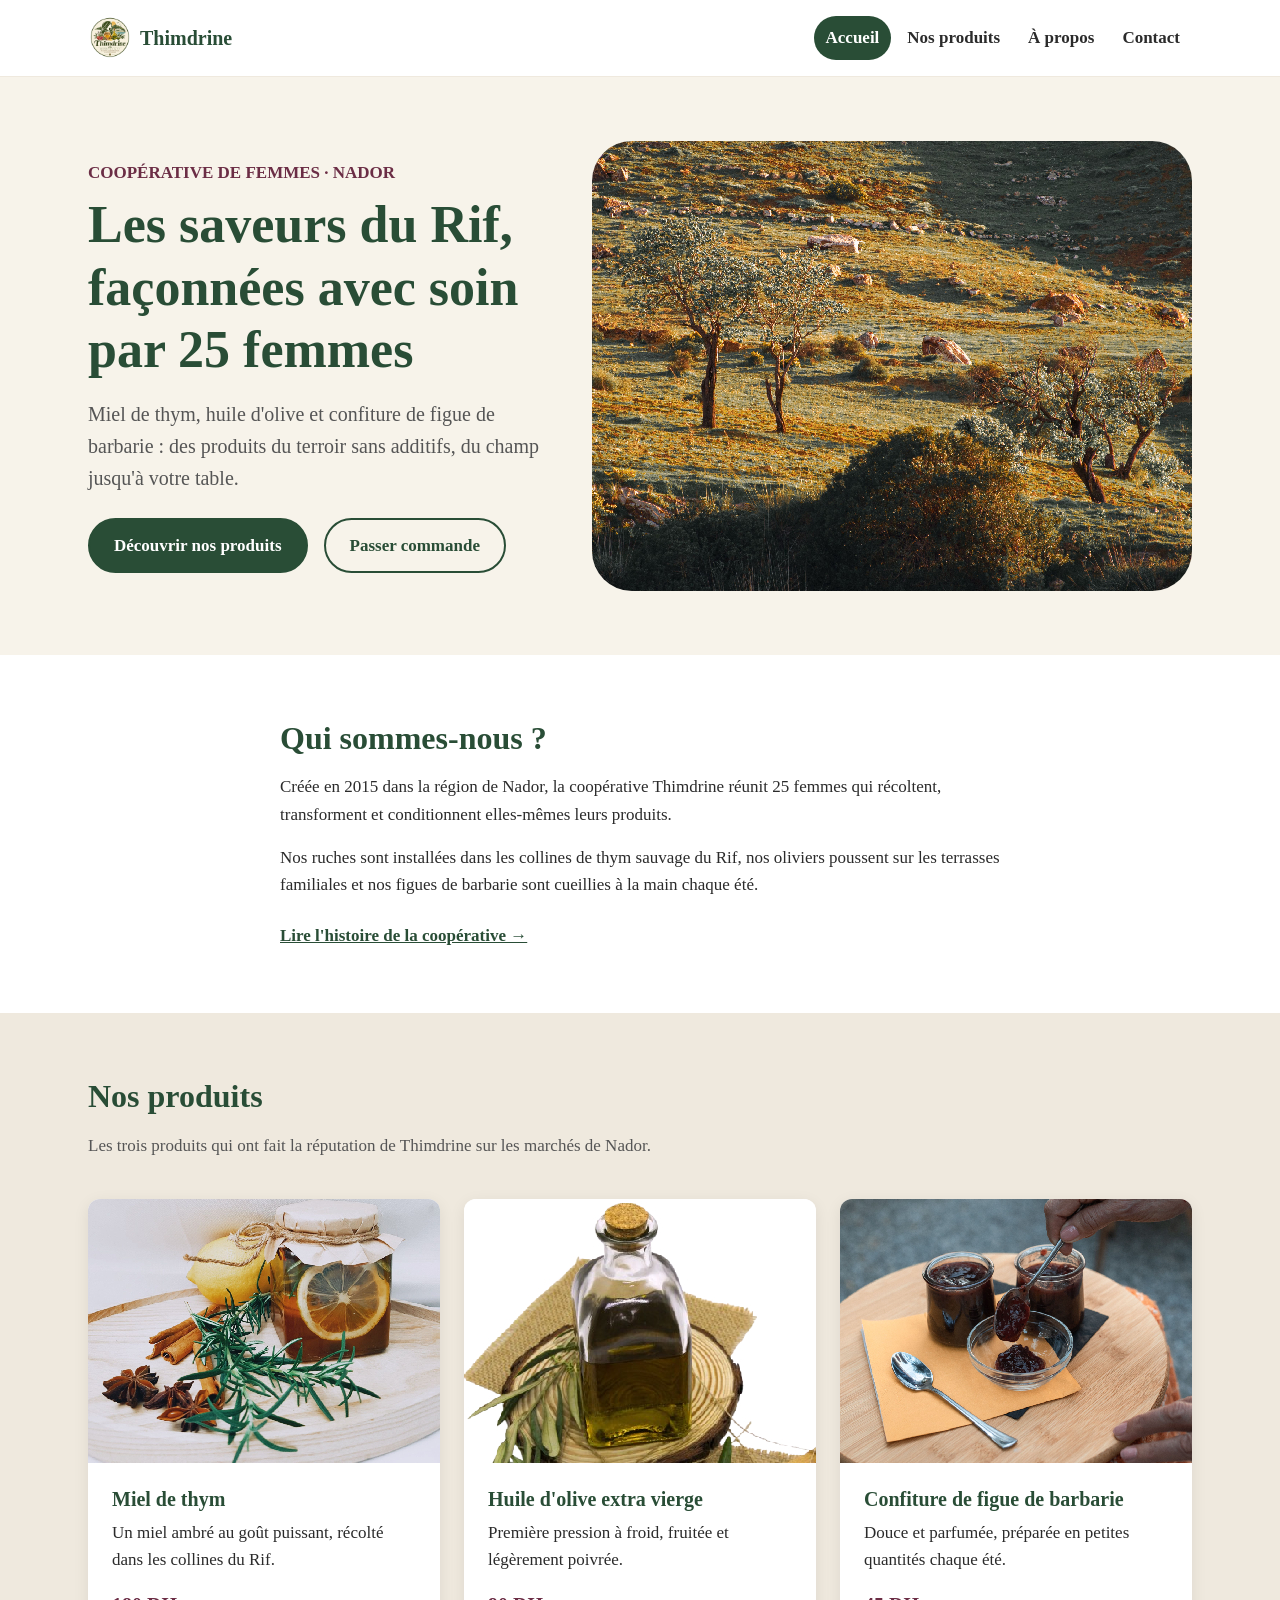
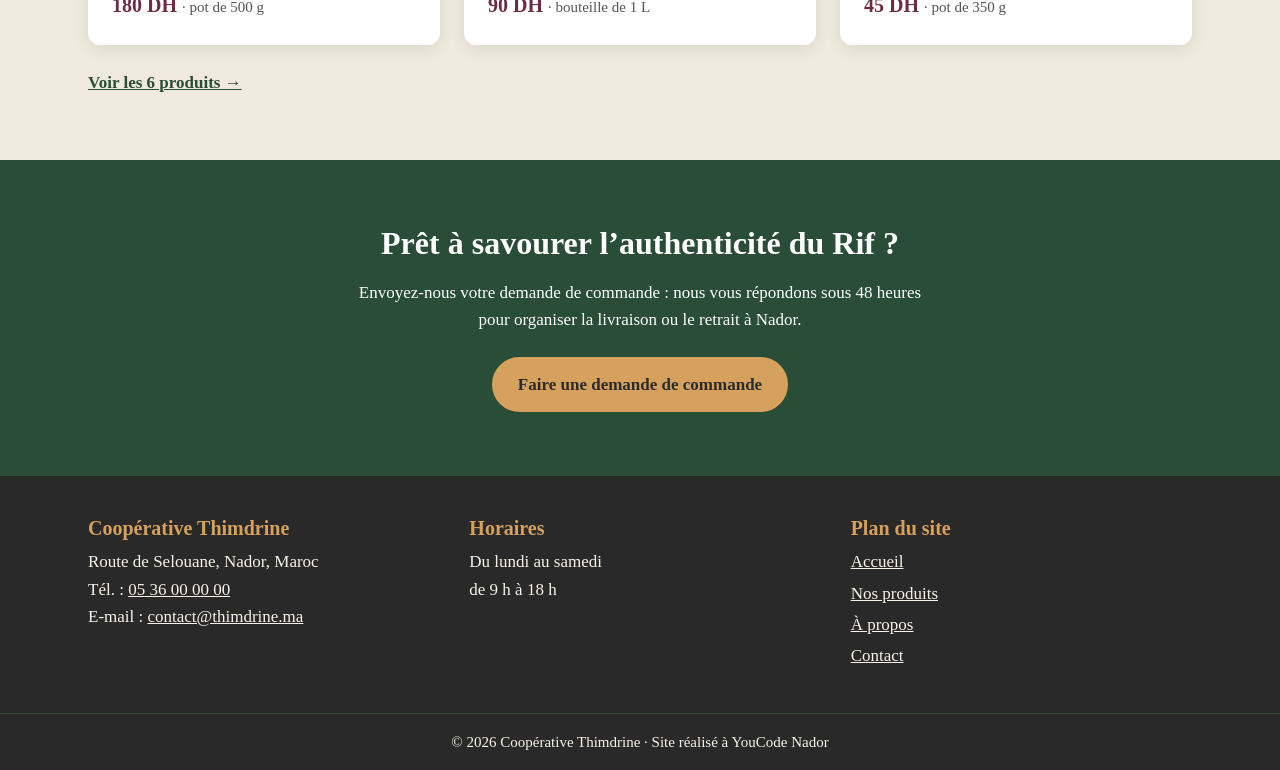
<file: index.html>
<!DOCTYPE html>
<html lang="fr">
<head>
  <meta charset="UTF-8">
  <meta name="viewport" content="width=device-width, initial-scale=1">
  <meta name="description" content="Thimdrine, coopérative de 25 femmes de Nador : miel de thym, huile d'olive et confiture de figue de barbarie du Rif.">
  <title>Accueil | Thimdrine</title>
  <link rel="icon" href="images/logo.svg">
  <link rel="stylesheet" href="https://fonts.googleapis.com/css2?family=Lora:wght@700&amp;family=Source+Sans+3:wght@400;600;700&amp;display=swap">
  <link rel="stylesheet" href="css/style.css">
</head>
<body>

  <!-- En-tête : le même sur toutes les pages -->
  <header class="entete">
    <div class="conteneur entete-contenu">
      <a class="logo" href="index.html">
        <img src="images/logo.png" alt="">
        Thimdrine
      </a>
      <nav class="menu">
        <a class="actif" href="index.html">Accueil</a>
        <a href="produits/produits.html">Nos produits</a>
        <a href="a-propos/a-propos.html">À propos</a>
        <a href="contact/contact.html">Contact</a>
      </nav>
    </div>
  </header>

  <main>

    <!-- Bandeau d'accroche -->
    <section class="hero">
      <div class="conteneur hero-contenu">
        <div class="hero-texte">
          <p class="surtitre">Coopérative de femmes · Nador</p>
          <h1>Les saveurs du Rif, façonnées avec soin par 25 femmes</h1>
          <p class="accroche">Miel de thym, huile d'olive et confiture de figue de barbarie : des produits du terroir sans additifs, du champ jusqu'à votre table.</p>
          <div class="boutons">
            <a class="bouton" href="produits/produits.html">Découvrir nos produits</a>
            <a class="bouton bouton-contour" href="contact/contact.html">Passer commande</a>
          </div>
        </div>
        <img class="hero-image" src="images/accueil.jpg" alt="" width="600" height="450">
      </div>
    </section>

    <!-- Présentation -->
    <section class="section">
      <div class="conteneur presentation">
        <h2>Qui sommes-nous ?</h2>
        <p>Créée en 2015 dans la région de Nador, la coopérative Thimdrine réunit 25 femmes qui récoltent, transforment et conditionnent elles-mêmes leurs produits.</p>
        <p>Nos ruches sont installées dans les collines de thym sauvage du Rif, nos oliviers poussent sur les terrasses familiales et nos figues de barbarie sont cueillies à la main chaque été.</p>
        <a class="lien" href="a-propos/a-propos.html">Lire l'histoire de la coopérative →</a>
      </div>
    </section>

    <!-- Produits phares -->
    <section class="section section-sable">
      <div class="conteneur">
        <h2>Nos produits</h2>
        <p class="intro">Les trois produits qui ont fait la réputation de Thimdrine sur les marchés de Nador.</p>

        <div class="cartes">
          <article class="carte">
            <img src="images/produit1.jpg" alt="Pot de miel de thym">
            <div class="carte-texte">
              <h3>Miel de thym</h3>
              <p>Un miel ambré au goût puissant, récolté dans les collines du Rif.</p>
              <p class="prix">180 DH <span>· pot de 500 g</span></p>
            </div>
          </article>

          <article class="carte">
            <img src="images/produit2.jpg" alt="Bouteille d'huile d'olive">
            <div class="carte-texte">
              <h3>Huile d'olive extra vierge</h3>
              <p>Première pression à froid, fruitée et légèrement poivrée.</p>
              <p class="prix">90 DH <span>· bouteille de 1 L</span></p>
            </div>
          </article>

          <article class="carte">
            <img src="images/produit3.jpg" alt="Pot de confiture de figue de barbarie">
            <div class="carte-texte">
              <h3>Confiture de figue de barbarie</h3>
              <p>Douce et parfumée, préparée en petites quantités chaque été.</p>
              <p class="prix">45 DH <span>· pot de 350 g</span></p>
            </div>
          </article>
        </div>

        <a class="lien" href="produits/produits.html">Voir les 6 produits →</a>
      </div>
    </section>

    <!-- Appel à l'action -->
    <section class="appel">
      <div class="conteneur">
        <h2>Prêt à savourer l’authenticité du Rif ?</h2>
        <p>Envoyez-nous votre demande de commande : nous vous répondons sous 48 heures pour organiser la livraison ou le retrait à Nador.</p>
        <a class="bouton bouton-miel" href="contact/contact.html">Faire une demande de commande</a>
      </div>
    </section>

  </main>

  <!-- Pied de page : le même sur toutes les pages -->
  <footer class="pied">
    <div class="conteneur pied-colonnes">
      <div>
        <h2>Coopérative Thimdrine</h2>
        <address>
          Route de Selouane, Nador, Maroc<br>
          Tél. : <a href="tel:+212536000000">05 36 00 00 00</a><br>
          E-mail : <a href="mailto:contact@thimdrine.ma">contact@thimdrine.ma</a>
        </address>
      </div>
      <div>
        <h2>Horaires</h2>
        <p>Du lundi au samedi<br>de 9 h à 18 h</p>
      </div>
      <div>
        <h2>Plan du site</h2>
        <ul>
          <li><a href="index.html">Accueil</a></li>
          <li><a href="produits/produits.html">Nos produits</a></li>
          <li><a href="a-propos/a-propos.html">À propos</a></li>
          <li><a href="contact/contact.html">Contact</a></li>
        </ul>
      </div>
    </div>
    <p class="copyright">© 2026 Coopérative Thimdrine · Site réalisé à YouCode Nador</p>
  </footer>

</body>
</html>
</file>
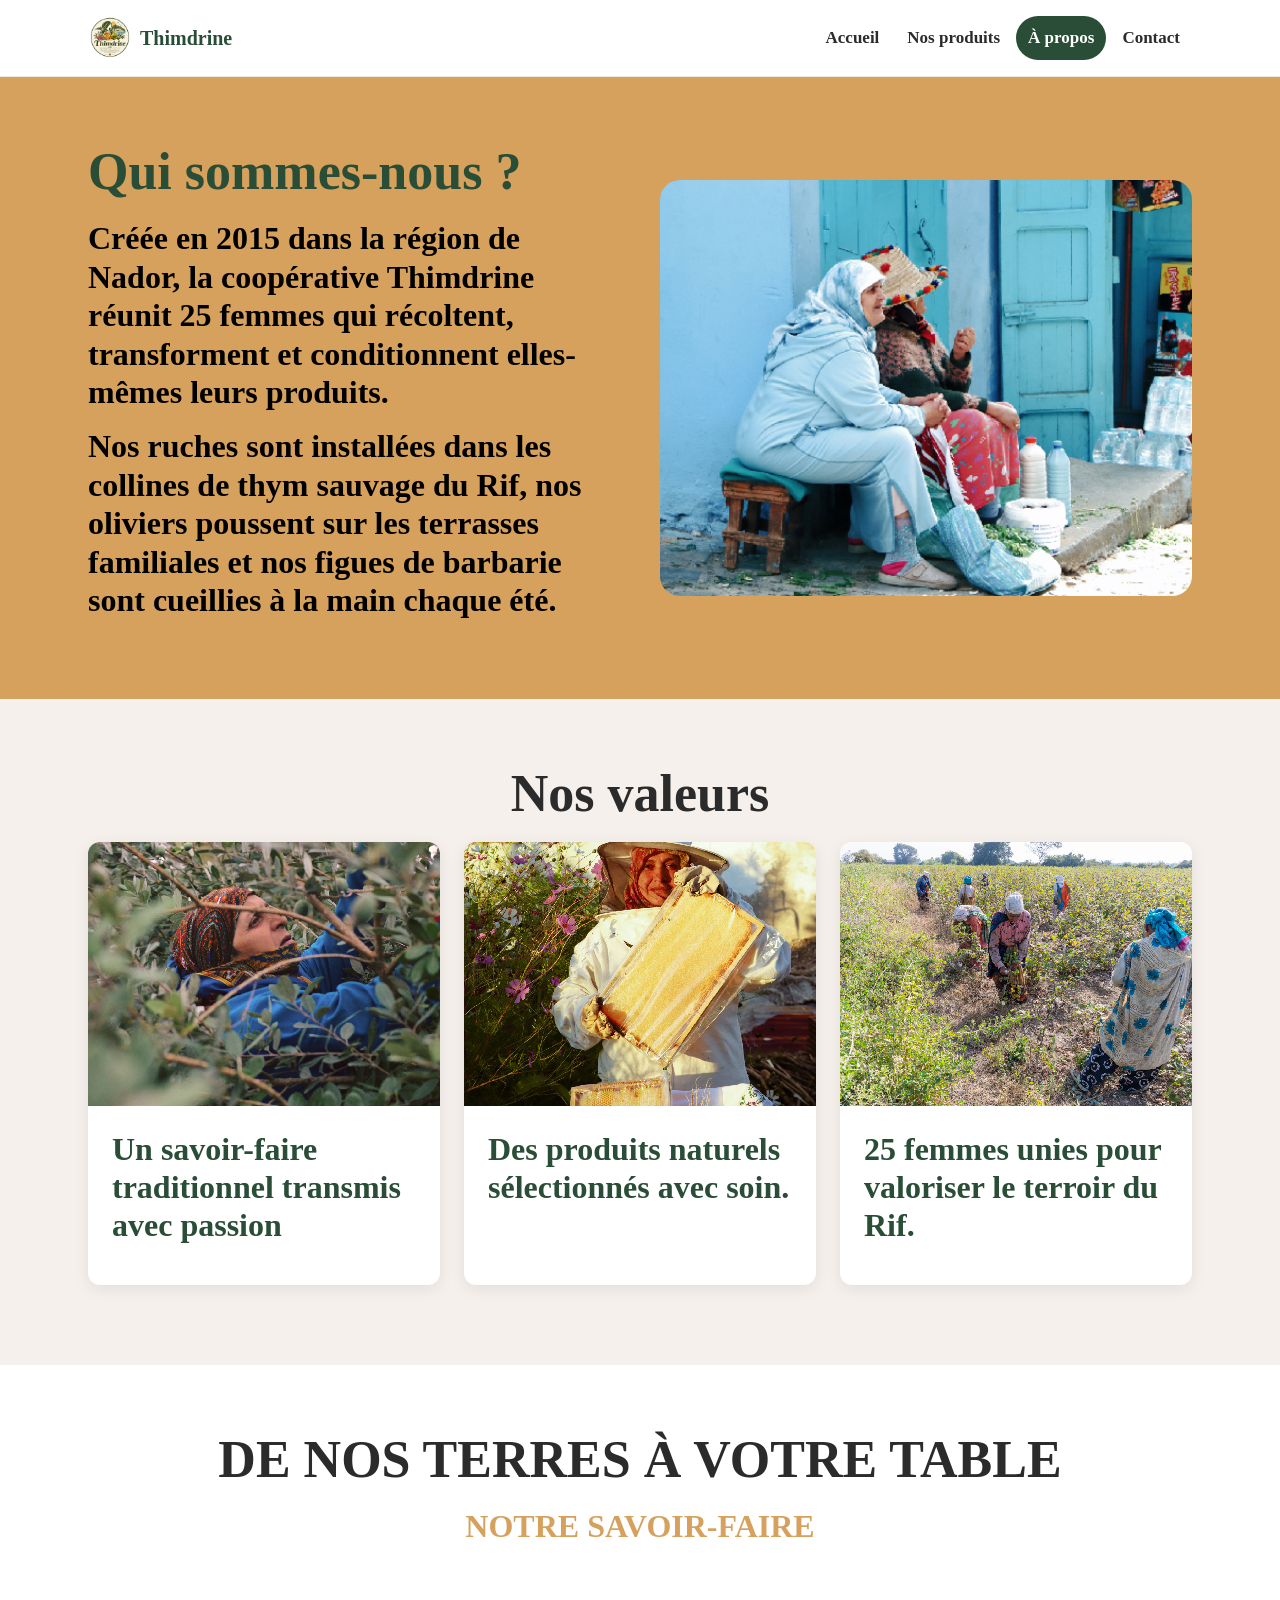
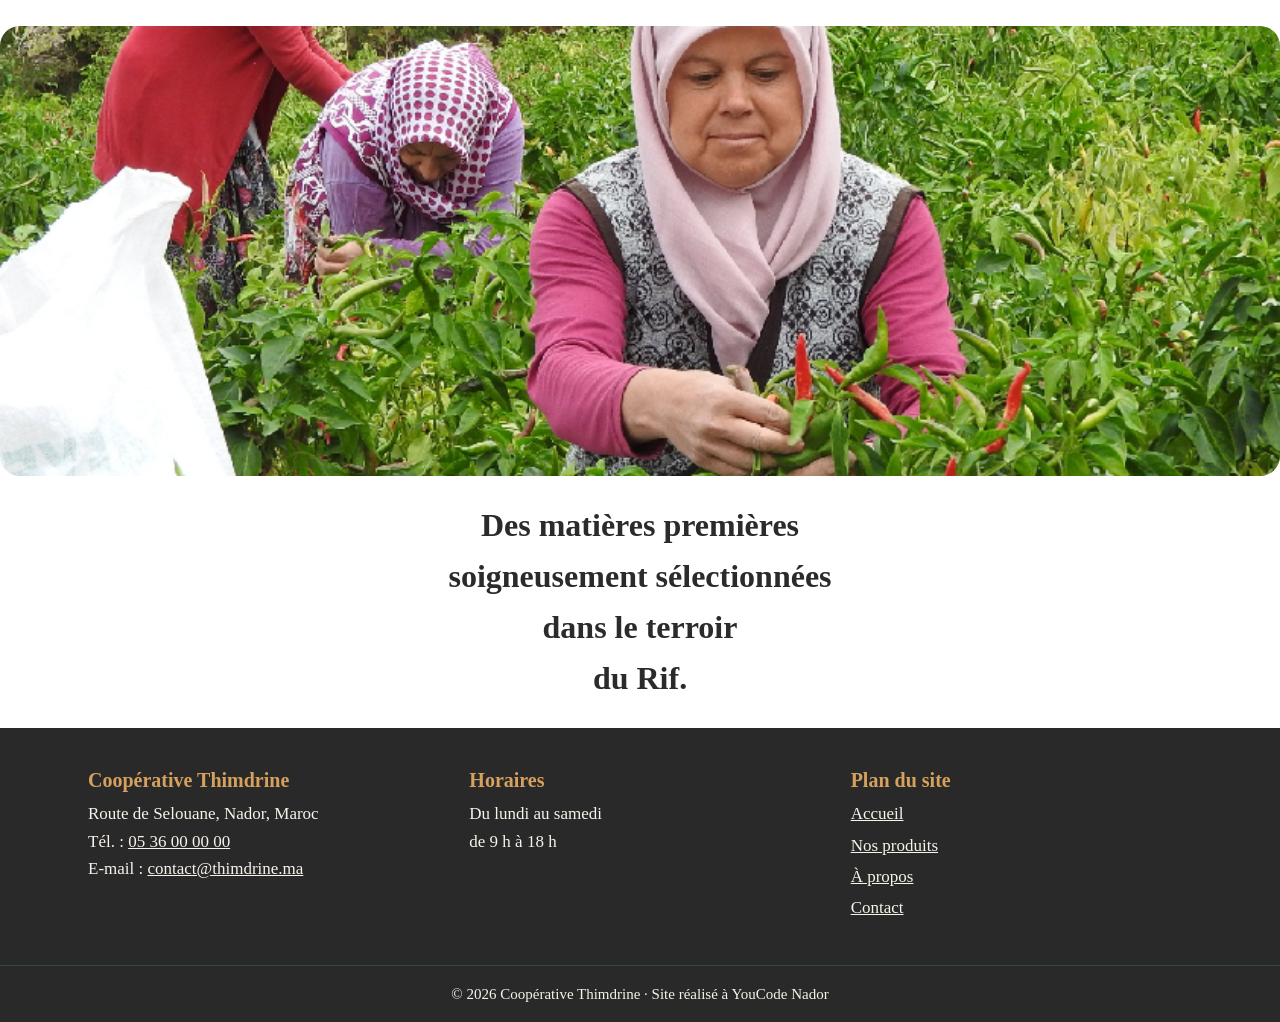
<file: a-propos/a-propos.html>
<!DOCTYPE html>
<html lang="fr">
<head>
  <meta charset="UTF-8">
  <meta name="viewport" content="width=device-width, initial-scale=1">
  <meta name="description" content="Thimdrine, coopérative de 25 femmes de Nador : miel de thym, huile d'olive et confiture de figue de barbarie du Rif.">
  <title>Accueil | Thimdrine</title>
  <link rel="icon" href="../images/logo.png">
  <link rel="stylesheet" href="https://fonts.googleapis.com/css2?family=Lora:wght@700&amp;family=Source+Sans+3:wght@400;600;700&amp;display=swap">
  <link rel="stylesheet" href="a-propos.css">
</head>
<body>

  <!-- En-tête : le même sur toutes les pages -->
  <header class="entete">
    <div class="conteneur entete-contenu">
      <a class="logo" href="../index.html">
        <img src="../images/logo.png" alt="">
        Thimdrine
      </a>
      <nav class="menu">
        <a href="../index.html">Accueil</a>
        <a href="../produits/produits.html">Nos produits</a>
        <a class="actif" href="a-propos.html">À propos</a>
        <a href="../contact/contact.html">Contact</a>
      </nav>
    </div>
  </header>

  <main>

    <!-- Bodd -->
    <section class="hero">
      <div class="conteneur hero-contenu">
        <div class="hero-texte">
          <h1>Qui sommes-nous ?</h1>
          <div class="hero-hero-texte">
          <h2>Créée en 2015 dans la région de Nador, la coopérative Thimdrine réunit 25 femmes qui récoltent, transforment et conditionnent elles-mêmes leurs produits.</h2>
          <h2>Nos ruches sont installées dans les collines de thym sauvage du Rif, nos oliviers poussent sur les terrasses familiales et nos figues de barbarie sont cueillies à la main chaque été.</h2>
        </div>
        </div>
        <img class="hero-image" src="../images/a propos.jpg" alt="" width="600" height="450">
      </div>
    </section>

  <!-- NOS VALEURS -->
<section class="valeurs">
  <div class="conteneur">
    <h1>Nos valeurs</h1>
    <div class="cartes">
          <article class="carte">
            <img src="../images/app.jpg" alt="">
            <div class="carte-texte">
              <h2>Un savoir-faire traditionnel transmis avec passion</h2>
            </div>
          </article>

          <article class="carte">
            <img src="../images/apropo.jpg" alt="">
            <div class="carte-texte">
              <h2>Des produits naturels sélectionnés avec soin.</h2>
            </div>
          </article>

          <article class="carte">
            <img src="../images/apfot.jpg" alt="">
            <div class="carte-texte">
              <h2>25 femmes unies pour valoriser le terroir du Rif.</h2>
            </div>
          </article>
        </div>
  </div>
</section>


<!-- DE NOS TERRES À VOTRE TABLE -->
    <section class="heroo">
    <div class="heroo-texte">
    <h1>DE NOS TERRES À VOTRE TABLE</h1>
    <div class="hero-hero-texte">
      <h2>NOTRE SAVOIR-FAIRE</h2>
    </div>
    </div>
  <img class="image-terres" src="../images/a prop.jpg" alt="Notre savoir-faire">
    <div class="heroo-texte">
     <p>Des matières premières</p>
     <p>soigneusement sélectionnées</p>
     <p>dans le terroir</p>
     <p>du Rif.</p>
</div>
</section>

  <!-- Pied de page : le même sur toutes les pages -->
  <footer class="pied">
    <div class="conteneur pied-colonnes">
      <div>
        <h2>Coopérative Thimdrine</h2>
        <address>
          Route de Selouane, Nador, Maroc<br>
          Tél. : <a href="tel:+212536000000">05 36 00 00 00</a><br>
          E-mail : <a href="mailto:contact@thimdrine.ma">contact@thimdrine.ma</a>
        </address>
      </div>
      <div>
        <h2>Horaires</h2>
        <p>Du lundi au samedi<br>de 9 h à 18 h</p>
      </div>
      <div>
        <h2>Plan du site</h2>
        <ul>
          <li><a href="../index.html">Accueil</a></li>
          <li><a href="../produits/produits.html">Nos produits</a></li>
          <li><a href="a-propos.html">À propos</a></li>
          <li><a href="../contact/contact.html">Contact</a></li>
        </ul>
      </div>
    </div>
    <p class="copyright">© 2026 Coopérative Thimdrine · Site réalisé à YouCode Nador</p>
  </footer>

</body>
</html>
</file>
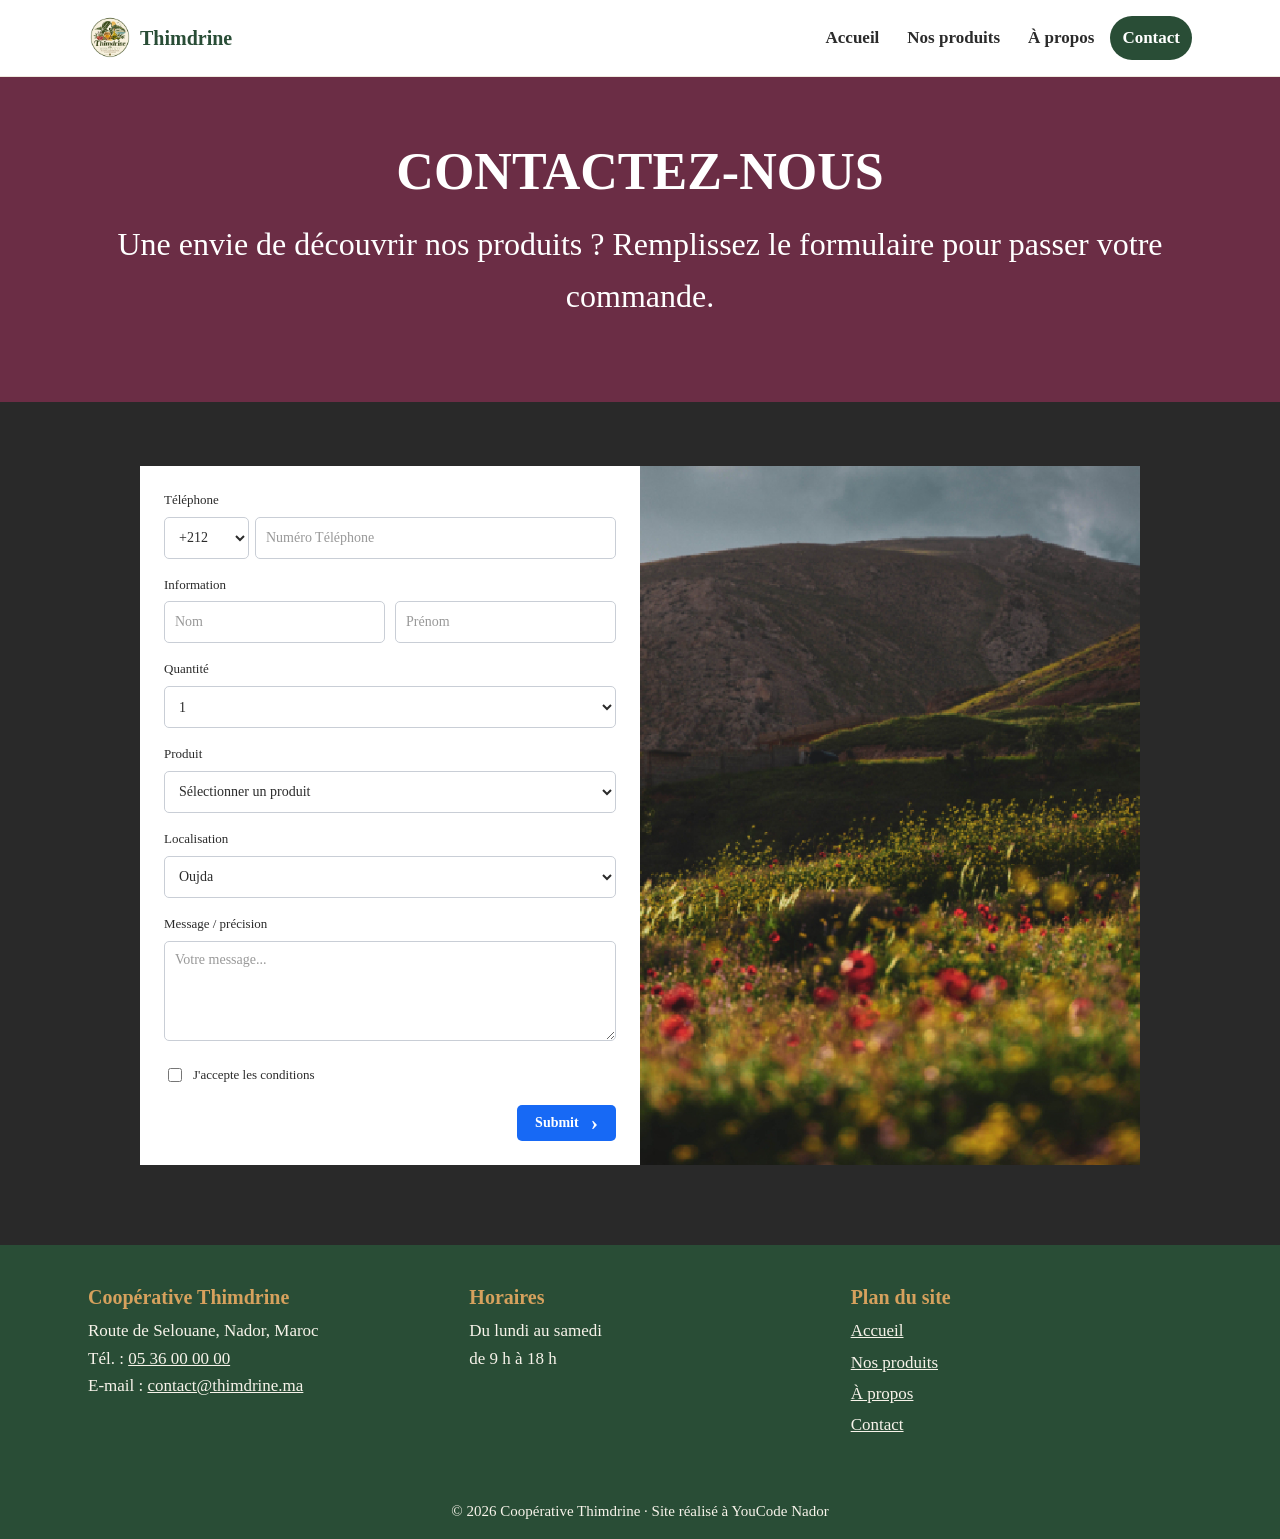
<file: contact/contact.html>
<!DOCTYPE html>
<html lang="fr">
<head>
  <meta charset="UTF-8">
  <meta name="viewport" content="width=device-width, initial-scale=1">
  <meta name="description" content="Thimdrine, coopérative de 25 femmes de Nador : miel de thym, huile d'olive et confiture de figue de barbarie du Rif.">
  <title>Accueil | Thimdrine</title>
  <link rel="icon" href="images/logo.svg">
  <link rel="stylesheet" href="https://fonts.googleapis.com/css2?family=Lora:wght@700&amp;family=Source+Sans+3:wght@400;600;700&amp;display=swap">
  <link rel="stylesheet" href="contact.css">
</head>
<body>

  <!-- En-tête : le même sur toutes les pages -->
  <header class="entete">
    <div class="conteneur entete-contenu">
      <a class="logo" href="../index.html">
        <img src="../images/logo.png" alt="">
        Thimdrine
      </a>
      <nav class="menu">
        <a href="../index.html">Accueil</a>
        <a href="../produits/produits.html">Nos produits</a>
        <a href="../a-propos/a-propos.html">À propos</a>
        <a class="actif" href="contact.html">Contact</a>
      </nav>
    </div>
  </header>

  <main>

    <!-- Bandeau d'accroche -->
    <section class="hero">
      <div class="conteneur hero-contenu">
        <div class="her">
          <h1>CONTACTEZ-NOUS</h1>
          <p>Une envie de découvrir nos produits ? Remplissez le formulaire pour passer votre commande.</p>
    </section>

    <!-- Formulaire de commande -->
<section class="formulaire">
  <div class="formulaire-boite">

    <!-- Partie gauche : formulaire -->
    <div class="formulaire-gauche">

      <form action="#" method="post">

        <div class="champ">
          <label for="telephone">Téléphone</label>
          <div class="telephone-groupe">
            <select id="indicatif" name="indicatif" aria-label="Indicatif téléphonique">
              <option value="+212">+212</option>
              <option value="+33">+33</option>
              <option value="+34">+34</option>
            </select>
            <input
              type="tel"
              id="telephone"
              name="telephone"
              placeholder="Numéro Téléphone"
              required
            >
          </div>
        </div>

        <div class="champ">
          <label>Information</label>
          <div class="ligne">
            <input
              type="text"
              name="nom"
              placeholder="Nom"
              aria-label="Nom"
              required
            >
            <input
              type="text"
              name="prenom"
              placeholder="Prénom"
              aria-label="Prénom"
              required
            >
          </div>
        </div>

        <div class="champ">
          <label for="quantite">Quantité</label>
          <select id="quantite" name="quantite" required>
            <option value="1">1</option>
            <option value="2">2</option>
            <option value="3">3</option>
            <option value="4">4</option>
            <option value="5">5</option>
          </select>
        </div>

        <div class="champ">
          <label for="produit">Produit</label>
          <select id="produit" name="produit" required>
            <option value="">Sélectionner un produit</option>
            <option value="miel">Miel de thym</option>
            <option value="huile">Huile d'olive</option>
            <option value="confiture">Confiture de figue de barbarie</option>
            <option value="amlou">Amlou aux amandes</option>
            <option value="tisane">Tisane de thym sauvage</option>
            <option value="nectar">Nectar de figue de barbarie</option>
          </select>
        </div>

        <div class="champ">
          <label for="ville">Localisation</label>
          <select id="ville" name="ville" required>
            <option value="Oujda"> Oujda</option>
            <option value="Nador"> Nador</option>
            <option value="Rabat"> Rabat</option>
            <option value="Casablanca"> Casablanca</option>
            <option value="Fès"> Fès</option>
            <option value="Autre">Autre ville</option>
          </select>
        </div>

        <div class="champ">
          <label for="message">Message / précision</label>
          <textarea
            id="message"
            name="message"
            rows="4"
            placeholder="Votre message..."
          ></textarea>
        </div>

        <div class="conditions">
          <input type="checkbox" id="conditions" name="conditions" required>
          <label for="conditions">J'accepte les conditions</label>
        </div>

        <button type="submit" class="bouton-submit">
          Submit <span>›</span>
        </button>

      </form>
    </div>

    <!-- Partie droite : photo -->
    <div class="formulaire-image"></div>

  </div>
</section>

  <!-- Pied de page : le même sur toutes les pages -->
  <footer class="pied">
    <div class="conteneur pied-colonnes">
      <div>
        <h2>Coopérative Thimdrine</h2>
        <address>
          Route de Selouane, Nador, Maroc<br>
          Tél. : <a href="tel:+212536000000">05 36 00 00 00</a><br>
          E-mail : <a href="mailto:contact@thimdrine.ma">contact@thimdrine.ma</a>
        </address>
      </div>
      <div>
        <h2>Horaires</h2>
        <p>Du lundi au samedi<br>de 9 h à 18 h</p>
      </div>
      <div>
        <h2>Plan du site</h2>
        <ul>
          <li><a href="../index.html">Accueil</a></li>
          <li><a href="../produits/produits.html">Nos produits</a></li>
          <li><a href="../a-propos/a-propos.html">À propos</a></li>
          <li><a href="contact.html">Contact</a></li>
        </ul>
      </div>
    </div>
    <p class="copyright">© 2026 Coopérative Thimdrine · Site réalisé à YouCode Nador</p>
  </footer>

</body>
</html>
</file>
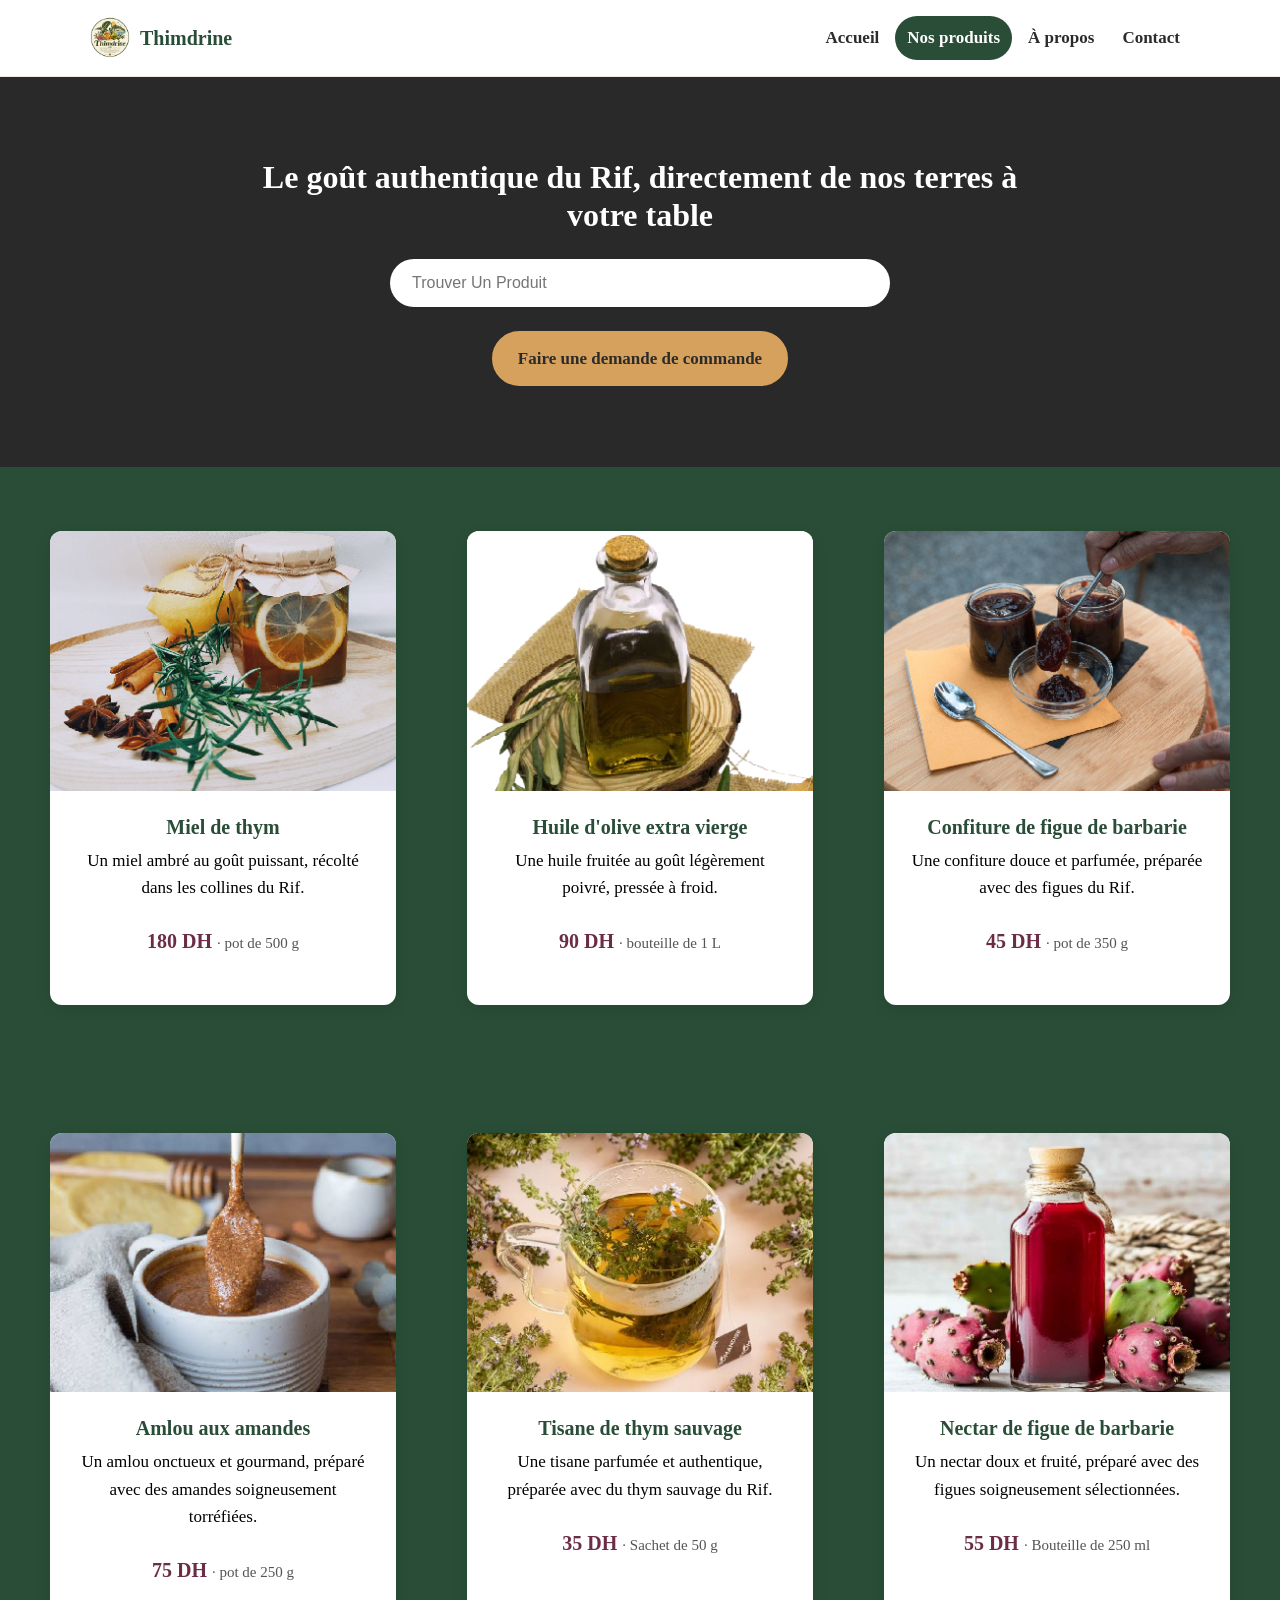
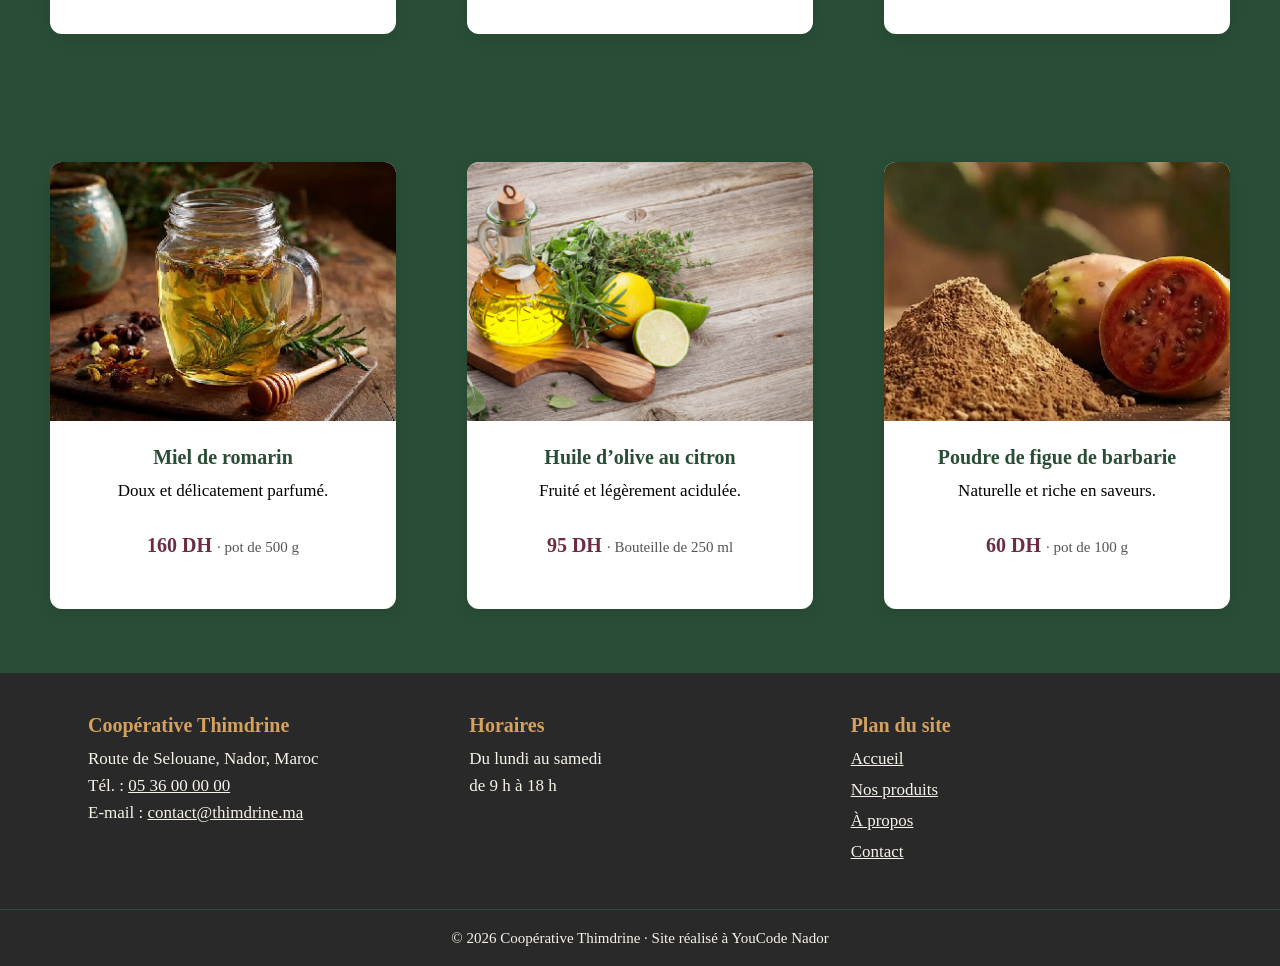
<file: produits/produits.html>
<!DOCTYPE html>
<html lang="fr">
<head>
  <meta charset="UTF-8">
  <meta name="viewport" content="width=device-width, initial-scale=1">
  <meta name="description" content="Thimdrine, coopérative de 25 femmes de Nador : miel de thym, huile d'olive et confiture de figue de barbarie du Rif.">
  <title>Accueil | Thimdrine</title>
  <link rel="icon" href="images/logo.svg">
  <link rel="stylesheet" href="https://fonts.googleapis.com/css2?family=Lora:wght@700&amp;family=Source+Sans+3:wght@400;600;700&amp;display=swap">
  <link rel="stylesheet" href="produits.css">
</head>
<body>

  <!-- En-tête : le même sur toutes les pages -->
  <header class="entete">
    <div class="conteneur entete-contenu">
      <a class="logo" href="../index.html">
        <img src="../images/logo.png" alt="">
        Thimdrine
      </a>
      <nav class="menu">
        <a href="../index.html">Accueil</a>
        <a class="actif" href="produits.html">Nos produits</a>
        <a href="../a-propos/a-propos.html">À propos</a>
        <a href="../contact.html">Contact</a>
      </nav>
    </div>
  </header>

  <main>

     <!-- bodd de la page -->
  <section class="bodd">
    <h2>Le goût authentique du Rif, directement de nos terres à votre table</h2>
    <div class="barre-recherche">
    <input type="text" placeholder="Trouver Un Produit">
  </div>
   <a class="bouton bouton-miel" href="../contact/contact.html">Faire une demande de commande</a>
  </section>

  <!-- Produits phase -->
    <section class="appel">
      <div class="cartes">
          <article class="carte">
            <img src="../images/produit1.jpg" alt="Pot de miel de thym">
            <div class="carte-texte">
              <h3>Miel de thym</h3>
              <p>Un miel ambré au goût puissant, récolté dans les collines du Rif.</p>
              <p class="prix">180 DH <span>· pot de 500 g</span></p>
            </div>
          </article>

          <article class="carte">
            <img src="../images/produit2.jpg" alt="Bouteille d'huile d'olive">
            <div class="carte-texte">
              <h3>Huile d'olive extra vierge</h3>
              <p>Une huile fruitée au goût légèrement poivré, pressée à froid.</p>
              <p class="prix">90 DH <span>· bouteille de 1 L</span></p>
            </div>
          </article>

          <article class="carte">
            <img src="../images/produit3.jpg" alt="Pot de confiture de figue de barbarie">
            <div class="carte-texte">
              <h3>Confiture de figue de barbarie</h3>
              <p>Une confiture douce et parfumée, préparée avec des figues du Rif.</p>
              <p class="prix">45 DH <span>· pot de 350 g</span></p>
            </div>
          </article>
        </div>
      </div>
    </section>
    
     <!-- Produits phase -->
    <section class="appel">
      <div class="cartes">
          <article class="carte">
            <img src="../images/produit4.jpg" alt="Pot de miel de thym">
            <div class="carte-texte">
              <h3>Amlou aux amandes</h3>
              <p>Un amlou onctueux et gourmand, préparé avec des amandes soigneusement torréfiées.</p>
              <p class="prix">75 DH <span>· pot de 250 g</span></p>
            </div>
          </article>

          <article class="carte">
            <img src="../images/produit5.jpg" alt="Bouteille d'huile d'olive">
            <div class="carte-texte">
              <h3>Tisane de thym sauvage</h3>
              <p>Une tisane parfumée et authentique, préparée avec du thym sauvage du Rif.</p>
              <p class="prix">35 DH <span>· Sachet de 50 g</span></p>
            </div>
          </article>

          <article class="carte">
            <img src="../images/produit6.jpg" alt="Pot de confiture de figue de barbarie">
            <div class="carte-texte">
              <h3>Nectar de figue de barbarie</h3>
              <p>Un nectar doux et fruité, préparé avec des figues soigneusement sélectionnées.</p>
              <p class="prix">55 DH <span>· Bouteille de 250 ml</span></p>
            </div>
          </article>
        </div>
      </div>
    </section>

     <!-- Produits phase -->
    <section class="appel">
      <div class="cartes">
          <article class="carte">
            <img src="../images/produit7.jpg" alt="Pot de miel de thym">
            <div class="carte-texte">
              <h3>Miel de romarin</h3>
              <p>Doux et délicatement parfumé.</p>
              <p class="prix">160 DH <span>· pot de 500 g</span></p>
            </div>
          </article>

          <article class="carte">
            <img src="../images/produit8.jpg" alt="Bouteille d'huile d'olive">
            <div class="carte-texte">
              <h3> Huile d’olive au citron</h3>
              <p>Fruité et légèrement acidulée.</p>
              <p class="prix">95 DH <span>· Bouteille de 250 ml</span></p>
            </div>
          </article>

          <article class="carte">
            <img src="../images/produit9.jpg" alt="Pot de confiture de figue de barbarie">
            <div class="carte-texte">
              <h3>Poudre de figue de barbarie</h3>
              <p>Naturelle et riche en saveurs.</p>
              <p class="prix">60 DH <span>· pot de  100 g</span></p>
            </div>
          </article>
        </div>
      </div>
    </section>

    </section>

  <!-- Pied de page : le même sur toutes les pages -->
  <footer class="pied">
    <div class="conteneur pied-colonnes">
      <div>
        <h2>Coopérative Thimdrine</h2>
        <address>
          Route de Selouane, Nador, Maroc<br>
          Tél. : <a href="tel:+212536000000">05 36 00 00 00</a><br>
          E-mail : <a href="mailto:contact@thimdrine.ma">contact@thimdrine.ma</a>
        </address>
      </div>
      <div>
        <h2>Horaires</h2>
        <p>Du lundi au samedi<br>de 9 h à 18 h</p>
      </div>
      <div>
        <h2>Plan du site</h2>
        <ul>
          <li><a href="../index.html">Accueil</a></li>
          <li><a href="../produits/produits.html">Nos produits</a></li>
          <li><a href="../a-propos/a-propos.html">À propos</a></li>
          <li><a href="../contact/contact.html">Contact</a></li>
        </ul>
      </div>
    </div>
    <p class="copyright">© 2026 Coopérative Thimdrine · Site réalisé à YouCode Nador</p>
  </footer>

</body>
</html>
</file>
<file: css/style.css>
/* ===================================
   Thimdrine — feuille de style
   =================================== */

/* Couleurs et polices de la charte */
:root {
  --couleur-thym: #294D36;
  --couleur-thym-fonce: #294D36;
  --couleur-miel: #D6A15D;
  --couleur-figue: #6B2D45;

  /* Fonds */
  --couleur-lin: #F7F3EA;
  --couleur-sable: #EFE9DE;

  /* Textes */
  --couleur-terre: #2B2B2B;
  --couleur-terre-douce: #555555;

  --couleur-blanc: #FFFFFF;
}


/* ----- Base ----- */

* {
  box-sizing: border-box;
}

body {
  margin: 0;
  font-family: var(--police-texte);
  font-size: 17px;
  line-height: 1.6;
  color: var(--couleur-terre);
  background-color: var(--couleur-lin);
}

h1,
h2,
h3 {
  margin: 0 0 16px;
  font-family: var(--police-titre);
  line-height: 1.2;
  color: var(--couleur-thym-fonce);
}

h1 {
  font-size: 34px;
}

h2 {
  font-size: 28px;
}

h3 {
  margin-bottom: 8px;
  font-size: 20px;
}

p {
  margin: 0 0 16px;
}

a {
  color: var(--couleur-thym);
}

img {
  display: block;
  max-width: 100%;
  height: auto;
}

.conteneur {
  max-width: 1152px;
  margin: 0 auto;
  padding-left: 16px;
  padding-right: 16px;
}

.section {
  padding: 64px 0;
  background-color: #FFFFFF;
}

.section-sable {
  background-color: var(--couleur-sable);
}

.intro {
  margin-bottom: 40px;
  color: var(--couleur-terre-douce);
}

.lien {
  display: inline-block;
  margin-top: 8px;
  font-weight: 600;
}


/* ----- En-tête ----- */

.entete {
  background-color: var(--couleur-blanc);
  border-bottom: 1px solid var(--couleur-sable);
}

.entete-contenu {
  display: flex;
  flex-wrap: wrap;
  justify-content: space-between;
  align-items: center;
  gap: 8px;
  padding-top: 16px;
  padding-bottom: 16px;
}

.logo {
  display: flex;
  align-items: center;
  gap: 8px;
  font-family: var(--police-titre);
  font-size: 20px;
  font-weight: 700;
  color: var(--couleur-thym-fonce);
  text-decoration: none;
}

.logo img {
  width: 44px;
}
.hero-image{
    margin-top: 40px;
    border-radius: 40px;
}
.menu {
  display: flex;
  flex-wrap: wrap;
  gap: 4px;
}

.menu a {
  padding: 8px;
  border-radius: 30px;
  font-size: 15px;
  font-weight: 600;
  color: var(--couleur-terre);
  text-decoration: none;
}

.menu a:hover {
  background-color: var(--couleur-sable);
}

/* Le lien de la page où l'on se trouve */
.menu a.actif {
  background-color: var(--couleur-thym);
  color: var(--couleur-blanc);
}


/* ----- Boutons ----- */

.bouton {
  display: inline-block;
  padding: 12px 24px;
  border: 2px solid var(--couleur-thym);
  border-radius: 30px;
  background-color: var(--couleur-thym);
  color: var(--couleur-blanc);
  font-weight: 600;
  text-decoration: none;
}

.bouton:hover {
  background-color: var(--couleur-thym-fonce);
}

.bouton-contour {
  background-color: transparent;
  color: var(--couleur-thym);
}

.bouton-contour:hover {
  background-color: var(--couleur-sable);
}

.bouton-miel {
  border-color: var(--couleur-miel);
  background-color: var(--couleur-miel);
  color: var(--couleur-terre);
}

.bouton-miel:hover {
  background-color: var(--couleur-lin);
}


/* ----- Bandeau d'accroche ----- */

.hero {
  padding: 40px 0;
  background-color: var(--couleur-lin);
}

.surtitre {
  margin-bottom: 8px;
  font-weight: 600;
  text-transform: uppercase;
  color: var(--couleur-figue);
}

.accroche {
  margin-bottom: 24px;
  font-size: 20px;
  color: var(--couleur-terre-douce);
}

.boutons {
  display: flex;
  flex-wrap: wrap;
  gap: 16px;
}

.hero-image {
  margin-top: 40px;
}


/* ----- Présentation ----- */

.presentation {
  max-width: 768px;
}


/* ----- Cartes produits ----- */

.cartes {
  display: flex;
  flex-wrap: wrap;
  justify-content: center;
  gap: 24px;
  margin-bottom: 16px;
}

.carte {
  flex: 1;
  min-width: 260px;
  max-width: 400px;
  overflow: hidden;
  border-radius: 12px;
  background-color: var(--couleur-blanc);
  box-shadow: 0 4px 16px rgba(0, 0, 0, 0.08);
}

.carte img {
  width: 100%;
}

.carte-texte {
  padding: 24px;
}

.prix {
  margin: 0;
  font-size: 20px;
  font-weight: 700;
  color: var(--couleur-figue);
}

.prix span {
  font-size: 15px;
  font-weight: 400;
  color: var(--couleur-terre-douce);
}


/* ----- Appel à l'action ----- */

.appel {
  padding: 64px 0;
  background-color: #294D36;
  color: var(--couleur-blanc);
  text-align: center;
}

.appel h2 {
  color: var(--couleur-blanc);
}

.appel p {
  max-width: 576px;
  margin: 0 auto 24px;
}


/* ----- Pied de page ----- */

.pied {
  padding-top: 40px;
  background-color: #292929;
  color: var(--couleur-lin);
}

.pied-colonnes {
  display: flex;
  flex-wrap: wrap;
  gap: 40px;
}

.pied-colonnes div {
  flex: 1;
  min-width: 220px;
}

.pied h2 {
  margin-bottom: 8px;
  font-size: 20px;
  color: var(--couleur-miel);
}

.pied a {
  color: var(--couleur-lin);
}

.pied-colonnes p,
.pied address {
  margin: 0;
  font-style: normal;
}

.pied ul {
  margin: 0;
  padding: 0;
  list-style: none;
}

.pied li {
  margin-bottom: 4px;
}

.copyright {
  margin: 40px 0 0;
  padding: 16px;
  border-top: 1px solid var(--couleur-thym);
  font-size: 15px;
  text-align: center;
}


/* ----- Ordinateur : à partir de 1024 px de large ----- */

@media (min-width: 1024px) {
  h1 {
    font-size: 52px;
  }

  h2 {
    font-size: 32px;
  }

  .conteneur {
    padding-left: 24px;
    padding-right: 24px;
  }

  .menu a {
    padding: 8px 12px;
    font-size: 17px;
  }

  .hero {
    padding: 64px 0;
  }

  .hero-contenu {
    display: flex;
    align-items: center;
    gap: 40px;
  }

  .hero-texte,
  .hero-image {
    flex: 1;
  }

  .hero-image {
    margin-top: 0;
  }
}
</file>
<file: a-propos/a-propos.css>
/* ===================================
   Thimdrine — feuille de style
   =================================== */

/* Couleurs et polices de la charte */
:root {
  --couleur-thym: #294D36;
  --couleur-thym-fonce: #294D36;
  --couleur-miel: #D6A15D;
  --couleur-figue: #6B2D45;

  /* Fonds */
  --couleur-lin: #F7F3EA;
  --couleur-sable: #EFE9DE;

  /* Textes */
  --couleur-terre: #2B2B2B;
  --couleur-terre-douce: #555555;

  --couleur-blanc: #FFFFFF;
}


/* ----- Base ----- */

* {
  box-sizing: border-box;
}

body {
  margin: 0;
  font-family: var(--police-texte);
  font-size: 17px;
  line-height: 1.6;
  color: var(--couleur-terre);
  background-color: var(--couleur-lin);
}

h1,
h2,
h3 {
  margin: 0 0 16px;
  font-family: var(--police-titre);
  line-height: 1.2;
  color: var(--couleur-thym-fonce);
}

h1 {
  font-size: 34px;
}

h2 {
  font-size: 28px;
}

h3 {
  margin-bottom: 8px;
  font-size: 20px;
}

p {
  margin: 0 0 16px;
}

a {
  color: var(--couleur-thym);
}

img {
  display: block;
  max-width: 100%;
  height: auto;
}

.conteneur {
  max-width: 1152px;
  margin: 0 auto;
  padding-left: 16px;
  padding-right: 16px;
}

.section {
  padding: 64px 0;
  background-color: #FFFFFF;
}

.section-sable {
  background-color: var(--couleur-sable);
}

.intro {
  margin-bottom: 40px;
  color: var(--couleur-terre-douce);
}

.lien {
  display: inline-block;
  margin-top: 8px;
  font-weight: 600;
}


/* ----- En-tête ----- */

.entete {
  background-color: var(--couleur-blanc);
  border-bottom: 1px solid var(--couleur-sable);
}

.entete-contenu {
  display: flex;
  flex-wrap: wrap;
  justify-content: space-between;
  align-items: center;
  gap: 8px;
  padding-top: 16px;
  padding-bottom: 16px;
}

.logo {
  display: flex;
  align-items: center;
  gap: 8px;
  font-family: var(--police-titre);
  font-size: 20px;
  font-weight: 700;
  color: var(--couleur-thym-fonce);
  text-decoration: none;
}

.logo img {
  width: 44px;
}
.hero-image{
    margin-top: 40px;
    border-radius: 40px;
}
.menu {
  display: flex;
  flex-wrap: wrap;
  gap: 4px;
}

.menu a {
  padding: 8px;
  border-radius: 30px;
  font-size: 15px;
  font-weight: 600;
  color: var(--couleur-terre);
  text-decoration: none;
}

.menu a:hover {
  background-color: var(--couleur-sable);
}

/* Le lien de la page où l'on se trouve */
.menu a.actif {
  background-color: var(--couleur-thym);
  color: var(--couleur-blanc);
}


/* ----- Boutons ----- */

.bouton {
  display: inline-block;
  padding: 12px 24px;
  border: 2px solid var(--couleur-thym);
  border-radius: 30px;
  background-color: var(--couleur-thym);
  color: var(--couleur-blanc);
  font-weight: 600;
  text-decoration: none;
}

.bouton:hover {
  background-color: var(--couleur-thym-fonce);
}

.bouton-contour {
  background-color: transparent;
  color: var(--couleur-thym);
}

.bouton-contour:hover {
  background-color: var(--couleur-sable);
}

.bouton-miel {
  border-color: var(--couleur-miel);
  background-color: var(--couleur-miel);
  color: var(--couleur-terre);
}

.bouton-miel:hover {
  background-color: var(--couleur-lin);
}


/* ----- Bandeau d'accroche ----- */

.hero {
  padding: 40px 0;
  background-color: var(--couleur-miel);
}
.hero-hero-texte h2 {
    color:black;
}
.heroo-texte h1{
    color:#2B2B2B;
    text-align: center;
}
.heroo {
  padding: 40px 0 0;
  background-color: var(--couleur-blanc);
}

.heroo-texte {
  text-align: center;
  padding: 24px;
}
.heroo-texte p {
  font-size: 32px;
  font-weight: 700;
  margin: 0;
  color: #2B2B2B;
}

.heroo-texte h1 {
  color: #2B2B2B;
}

.heroo-texte h2 {
  color: #D6A15D;
}

.image-terres {
  width: 100%;
  height: 450px;
  object-fit: cover;
  display: block;
  margin-top: 40px;
  border-radius: 20px;
}

.surtitre {
  margin-bottom: 8px;
  font-weight: 600;
  text-transform: uppercase;
  color: var(--couleur-figue);
}

.accroche {
  margin-bottom: 24px;
  font-size: 20px;
  color: var(--couleur-terre-douce);
}

.boutons {
  display: flex;
  flex-wrap: wrap;
  gap: 16px;
}

.hero-image {
  margin-top: 40px;
  border-radius: 20px;
}


/* ----- Présentation ----- */

.presentation {
  max-width: 768px;
}


/* ----- Cartes produits ----- */

.cartes {
  display: flex;
  flex-wrap: wrap;
  justify-content: center;
  gap: 24px;
  margin-bottom: 16px;
}

.carte {
  flex: 1;
  min-width: 260px;
  max-width: 400px;
  overflow: hidden;
  border-radius: 12px;
  background-color: var(--couleur-blanc);
  box-shadow: 0 4px 16px rgba(0, 0, 0, 0.08);
}
.cartee{
  flex: 1;
width: 100%;
  overflow: hidden;
  border-radius: 12px;
  background-color: var(--couleur-blanc);
  box-shadow: 0 4px 16px rgba(0, 0, 0, 0.08);
    
}
.carte img {
  width: 100%;
}

.carte-texte {
  padding: 24px;
}
.texte p {
  margin: 0;
  color: #2B2B2B;
  font-size: 22px;
}

.prix {
  margin: 0;
  font-size: 20px;
  font-weight: 700;
  color: var(--couleur-figue);
}

.prix span {
  font-size: 15px;
  font-weight: 400;
  color: var(--couleur-terre-douce);
}


/* ----- Appel à l'action ----- */

.appel {
  padding: 64px 0;
  background-color: #294D36;
  color: var(--couleur-blanc);
  text-align: center;
}

.appel h2 {
  color: var(--couleur-blanc);
}

.appel p {
  max-width: 576px;
  margin: 0 auto 24px;
}

/*  ----Nos Valeurs----- */
.valeurs {
  padding: 64px 0;
  background-color: #F5F0EB;
  color: var(--couleur-lin);
}

.valeurs h1 {
  color: var(--couleur-terre);
  display: flex;
  flex-direction: column;
  justify-content: center;
  align-items: center;
}




/* ----- Pied de page ----- */

.pied {
  padding-top: 40px;
  background-color: #292929;
  color: var(--couleur-lin);
}

.pied-colonnes {
  display: flex;
  flex-wrap: wrap;
  gap: 40px;
}

.pied-colonnes div {
  flex: 1;
  min-width: 220px;
}

.pied h2 {
  margin-bottom: 8px;
  font-size: 20px;
  color: var(--couleur-miel);
}

.pied a {
  color: var(--couleur-lin);
}

.pied-colonnes p,
.pied address {
  margin: 0;
  font-style: normal;
}

.pied ul {
  margin: 0;
  padding: 0;
  list-style: none;
}

.pied li {
  margin-bottom: 4px;
}

.copyright {
  margin: 40px 0 0;
  padding: 16px;
  border-top: 1px solid var(--couleur-thym);
  font-size: 15px;
  text-align: center;
}


/* ----- Ordinateur : à partir de 1024 px de large ----- */

@media (min-width: 1024px) {
  h1 {
    font-size: 52px;
  }

  h2 {
    font-size: 32px;
  }

  .conteneur {
    padding-left: 24px;
    padding-right: 24px;
  }

  .menu a {
    padding: 8px 12px;
    font-size: 17px;
  }

  .hero {
    padding: 64px 0;
  }

  .hero-contenu {
    display: flex;
    align-items: center;
    gap: 40px;
  }

  .hero-texte,
  .hero-image {
    flex: 1;
  }

  .hero-image {
    margin-top: 0;
  }
}
</file>
<file: contact/contact.css>
/* ===================================
   Thimdrine — feuille de style
   =================================== */

/* Couleurs et polices de la charte */
:root {
  --couleur-thym: #294D36;
  --couleur-thym-fonce: #294D36;
  --couleur-miel: #D6A15D;
  --couleur-figue: #6B2D45;

  /* Fonds */
  --couleur-lin: #F7F3EA;
  --couleur-sable: #EFE9DE;

  /* Textes */
  --couleur-terre: #2B2B2B;
  --couleur-terre-douce: #555555;

  --couleur-blanc: #FFFFFF;
}


/* ----- Base ----- */

* {
  box-sizing: border-box;
}

body {
  margin: 0;
  font-family: var(--police-texte);
  font-size: 17px;
  line-height: 1.6;
  color: var(--couleur-terre);
  background-color: var(--couleur-lin);
}

h1,
h2,
h3 {
  margin: 0 0 16px;
  font-family: var(--police-titre);
  line-height: 1.2;
  color: var(--couleur-thym-fonce);
}

h1 {
  font-size: 34px;
}

h2 {
  font-size: 28px;
}

h3 {
  margin-bottom: 8px;
  font-size: 20px;
}

p {
  margin: 0 0 16px;
}

a {
  color: var(--couleur-thym);
}

img {
  display: block;
  max-width: 100%;
  height: auto;
}

.conteneur {
  max-width: 1152px;
  margin: 0 auto;
  padding-left: 16px;
  padding-right: 16px;
}

.section {
  padding: 64px 0;
  background-color: #FFFFFF;
}

.section-sable {
  background-color: var(--couleur-sable);
}

.intro {
  margin-bottom: 40px;
  color: var(--couleur-terre-douce);
}

.lien {
  display: inline-block;
  margin-top: 8px;
  font-weight: 600;
}


/* ----- En-tête ----- */

.entete {
  background-color: var(--couleur-blanc);
  border-bottom: 1px solid var(--couleur-sable);
}

.entete-contenu {
  display: flex;
  flex-wrap: wrap;
  justify-content: space-between;
  align-items: center;
  gap: 8px;
  padding-top: 16px;
  padding-bottom: 16px;
}

.logo {
  display: flex;
  align-items: center;
  gap: 8px;
  font-family: var(--police-titre);
  font-size: 20px;
  font-weight: 700;
  color: var(--couleur-thym-fonce);
  text-decoration: none;
}

.logo img {
  width: 44px;
}
.hero-image{
    margin-top: 40px;
    border-radius: 40px;
}
.menu {
  display: flex;
  flex-wrap: wrap;
  gap: 4px;
}

.menu a {
  padding: 8px;
  border-radius: 30px;
  font-size: 15px;
  font-weight: 600;
  color: var(--couleur-terre);
  text-decoration: none;
}

.menu a:hover {
  background-color: var(--couleur-sable);
}

/* Le lien de la page où l'on se trouve */
.menu a.actif {
  background-color: var(--couleur-thym);
  color: var(--couleur-blanc);
}


/* ----- Boutons ----- */

.bouton {
  display: inline-block;
  padding: 12px 24px;
  border: 2px solid var(--couleur-thym);
  border-radius: 30px;
  background-color: var(--couleur-thym);
  color: var(--couleur-blanc);
  font-weight: 600;
  text-decoration: none;
}

.bouton:hover {
  background-color: var(--couleur-thym-fonce);
}

.bouton-contour {
  background-color: transparent;
  color: var(--couleur-thym);
}

.bouton-contour:hover {
  background-color: var(--couleur-sable);
}

.bouton-miel {
  border-color: var(--couleur-miel);
  background-color: var(--couleur-miel);
  color: var(--couleur-terre);
}

.bouton-miel:hover {
  background-color: var(--couleur-lin);
}


/* ----- Bandeau d'accroche ----- */

.hero {
  padding: 40px 0;
  background-color: var(--couleur-figue);
}

.her h1{
   text-align: center;
   color: #FFFFFF;
   font-size: 52px;
}

.her p {
   text-align: center;
   color: #FFFFFF;
   font-size: 32px;
}
.surtitre {
  margin-bottom: 8px;
  font-weight: 600;
  text-transform: uppercase;
  color: var(--couleur-figue);
}

.accroche {
  margin-bottom: 24px;
  font-size: 20px;
  color: var(--couleur-terre-douce);
}

.boutons {
  display: flex;
  flex-wrap: wrap;
  gap: 16px;
}

.hero-image {
  margin-top: 40px;
}


/* ----- Présentation ----- */

.presentation {
  max-width: 768px;
}


/* ----- Cartes produits ----- */

.cartes {
  display: flex;
  flex-wrap: wrap;
  justify-content: center;
  gap: 24px;
  margin-bottom: 16px;
}

.carte {
  flex: 1;
  min-width: 260px;
  max-width: 400px;
  overflow: hidden;
  border-radius: 12px;
  background-color: var(--couleur-blanc);
  box-shadow: 0 4px 16px rgba(0, 0, 0, 0.08);
}

.carte img {
  width: 100%;
}

.carte-texte {
  padding: 24px;
}

.prix {
  margin: 0;
  font-size: 20px;
  font-weight: 700;
  color: var(--couleur-figue);
}

.prix span {
  font-size: 15px;
  font-weight: 400;
  color: var(--couleur-terre-douce);
}

/* ----- Formulaire ----- */

.formulaire{
  padding-top: 40px;
  background-color: #292929;
}

/* ----- Appel à l'action ----- */

.appel {
  padding: 64px 0;
  background-color: #294D36;
  color: var(--couleur-blanc);
  text-align: center;
}

.appel h2 {
  color: var(--couleur-blanc);
}

.appel p {
  max-width: 576px;
  margin: 0 auto 24px;
}
/* ----- Formulaire de commande ----- */

.formulaire {
  padding: 64px 24px 80px;
  background-color: #292929;
}

.formulaire-boite {
  display: grid;
  grid-template-columns: 1fr 1fr;
  max-width: 1000px;
  min-height: 600px;
  margin: 0 auto;
  background-color: #FFFFFF;
  overflow: hidden;
}

.formulaire-gauche {
  padding: 24px;
  background-color: #FFFFFF;
}

.formulaire-gauche form {
  display: flex;
  flex-direction: column;
  gap: 16px;
}

.champ {
  display: flex;
  flex-direction: column;
  gap: 6px;
}

.champ label {
  font-size: 13px;
  color: #2B2B2B;
}

.champ input,
.champ select,
.champ textarea {
  width: 100%;
  min-width: 0;
  padding: 10px;
  border: 1px solid #C9CED6;
  border-radius: 5px;
  background-color: #FFFFFF;
  color: #2B2B2B;
  font-family: inherit;
  font-size: 14px;
  outline: none;
}

.champ input,
.champ select {
  min-height: 42px;
}

.champ input:focus,
.champ select:focus,
.champ textarea:focus {
  border-color: #3478F6;
}

.champ input::placeholder,
.champ textarea::placeholder {
  color: #999999;
}

.telephone-groupe {
  display: flex;
  gap: 6px;
}

.telephone-groupe select {
  width: 85px;
  flex-shrink: 0;
}

.ligne {
  display: flex;
  gap: 10px;
}

.champ textarea {
  resize: vertical;
  min-height: 100px;
}

.conditions {
  display: flex;
  align-items: center;
  gap: 8px;
  margin-top: 8px;
}

.conditions input {
  width: 14px;
  height: 14px;
  accent-color: #3478F6;
}

.conditions label {
  font-size: 13px;
  color: #2B2B2B;
}

.bouton-submit {
  align-self: flex-end;
  display: flex;
  align-items: center;
  gap: 12px;
  margin-top: 4px;
  padding: 10px 18px;
  border: none;
  border-radius: 5px;
  background-color: #1769F5;
  color: #FFFFFF;
  font-family: inherit;
  font-size: 14px;
  font-weight: 600;
  cursor: pointer;
}

.bouton-submit:hover {
  background-color: #0955D5;
}

.bouton-submit span {
  font-size: 22px;
  line-height: 14px;
}

/* Photo à droite */
.formulaire-image {
  min-height: 600px;
  background-image: url("../images/contact.jpg");
  background-position: center;
  background-size: cover;
  background-repeat: no-repeat;
}

/* Version mobile */
@media (max-width: 650px) {
  .formulaire {
    padding: 32px 16px 48px;
  }

  .formulaire-boite {
    grid-template-columns: 1fr;
  }

  .formulaire-gauche {
    padding: 22px 18px;
  }

  .formulaire-image {
    min-height: 300px;
    grid-row: 1;
  }

  .ligne {
    gap: 8px;
  }

  .hero .her p {
    font-size: 20px;
  }

  .hero .her h1 {
    font-size: 36px;
  }
}

/* ----- Pied de page ----- */

.pied {
  padding-top: 40px;
  background-color: #294D36;
  color: var(--couleur-lin);
}

.pied-colonnes {
  display: flex;
  flex-wrap: wrap;
  gap: 40px;
}

.pied-colonnes div {
  flex: 1;
  min-width: 220px;
}

.pied h2 {
  margin-bottom: 8px;
  font-size: 20px;
  color: var(--couleur-miel);
}

.pied a {
  color: var(--couleur-lin);
}

.pied-colonnes p,
.pied address {
  margin: 0;
  font-style: normal;
}

.pied ul {
  margin: 0;
  padding: 0;
  list-style: none;
}

.pied li {
  margin-bottom: 4px;
}

.copyright {
  margin: 40px 0 0;
  padding: 16px;
  border-top: 1px solid var(--couleur-thym);
  font-size: 15px;
  text-align: center;
}


/* ----- Ordinateur : à partir de 1024 px de large ----- */

@media (min-width: 1024px) {
  h1 {
    font-size: 52px;
  }

  h2 {
    font-size: 32px;
  }

  .conteneur {
    padding-left: 24px;
    padding-right: 24px;
  }

  .menu a {
    padding: 8px 12px;
    font-size: 17px;
  }

  .hero {
    padding: 64px 0;
  }
  
  
  .hero-contenu {
    display: flex;
    align-items: center;
    gap: 40px;
  }

  .hero-texte,
  .hero-image {
    flex: 1;
  }

  .hero-image {
    margin-top: 0;
  }
}
</file>
<file: produits/produits.css>
/* ===================================
   Thimdrine — feuille de style
   =================================== */

/* Couleurs et polices de la charte */
:root {
  --couleur-thym: #294D36;
  --couleur-thym-fonce: #294D36;
  --couleur-miel: #D6A15D;
  --couleur-figue: #6B2D45;

  /* Fonds */
  --couleur-lin: #F7F3EA;
  --couleur-sable: #EFE9DE;

  /* Textes */
  --couleur-terre: #2B2B2B;
  --couleur-terre-douce: #555555;

  --couleur-blanc: #FFFFFF;
}


/* ----- Base ----- */

* {
  box-sizing: border-box;
}

body {
  margin: 0;
  font-family: var(--police-texte);
  font-size: 17px;
  line-height: 1.6;
  color: var(--couleur-terre);
  background-color: var(--couleur-lin);
}

h1,
h2,
h3 {
  margin: 0 0 16px;
  font-family: var(--police-titre);
  line-height: 1.2;
  color: var(--couleur-thym-fonce);
}

h1 {
  font-size: 34px;
}

h2 {
  font-size: 28px;
}

h3 {
  margin-bottom: 8px;
  font-size: 20px;
}

p {
  margin: 0 0 16px;
}

a {
  color: var(--couleur-thym);
}

img {
  display: block;
  max-width: 100%;
  height: auto;
}

.conteneur {
  max-width: 1152px;
  margin: 0 auto;
  padding-left: 16px;
  padding-right: 16px;
}

.section {
  padding: 64px 0;
  background-color: #FFFFFF;
}

.section-sable {
  background-color: var(--couleur-sable);
}

.intro {
  margin-bottom: 40px;
  color: var(--couleur-terre-douce);
}

.lien {
  display: inline-block;
  margin-top: 8px;
  font-weight: 600;
}


/* ----- En-tête ----- */

.entete {
  background-color: var(--couleur-blanc);
  border-bottom: 1px solid var(--couleur-sable);
}

.entete-contenu {
  display: flex;
  flex-wrap: wrap;
  justify-content: space-between;
  align-items: center;
  gap: 8px;
  padding-top: 16px;
  padding-bottom: 16px;
}

.logo {
  display: flex;
  align-items: center;
  gap: 8px;
  font-family: var(--police-titre);
  font-size: 20px;
  font-weight: 700;
  color: var(--couleur-thym-fonce);
  text-decoration: none;
}

.logo img {
  width: 44px;
}
.hero-image{
    margin-top: 40px;
    border-radius: 40px;
}
.menu {
  display: flex;
  flex-wrap: wrap;
  gap: 4px;
}

.menu a {
  padding: 8px;
  border-radius: 30px;
  font-size: 15px;
  font-weight: 600;
  color: var(--couleur-terre);
  text-decoration: none;
}

.menu a:hover {
  background-color: var(--couleur-sable);
}

/* Le lien de la page où l'on se trouve */
.menu a.actif {
  background-color: var(--couleur-thym);
  color: var(--couleur-blanc);
}


/* ----- Boutons ----- */

.bouton {
  display: inline-block;
  padding: 12px 24px;
  border: 2px solid var(--couleur-thym);
  border-radius: 30px;
  background-color: var(--couleur-thym);
  color: var(--couleur-blanc);
  font-weight: 600;
  text-decoration: none;
}

.bouton:hover {
  background-color: var(--couleur-thym-fonce);
}

.bouton-contour {
  background-color: transparent;
  color: var(--couleur-thym);
}

.bouton-contour:hover {
  background-color: var(--couleur-sable);
}

.bouton-miel {
  border-color: var(--couleur-miel);
  background-color: var(--couleur-miel);
  color: var(--couleur-terre);
}

.bouton-miel:hover {
  background-color: var(--couleur-lin);
}


/* ----- Bodd ----- */

.bodd {
  width: 100%;
  height: 390px;
  background-color: #292929;
  color: #FFFFFF;

  display: flex;
  flex-direction: column;
  justify-content: center;
  align-items: center;

  text-align: center;
  box-sizing: border-box;
}
.barre-recherche {
  width: 500px;
  max-width: 90%;
  margin-bottom: 24px;
}

.barre-recherche input {
  width: 100%;
  padding: 15px 22px;
  border: none;
  border-radius: 100px;
  font-size: 16px;
  outline: none;
  box-sizing: border-box;
}


.bodd h2 {
  color: #FFFFFF;
  margin: 0 0 24px 0;
  max-width: 800px;
}

.bodd .bouton {
  display: inline-block;
}



/* ----- Ordinateur : à partir de 1024 px de large ----- */

@media (min-width: 1024px) {
  h1 {
    font-size: 52px;
  }

  h2 {
    font-size: 32px;
  }

  .conteneur {
    padding-left: 24px;
    padding-right: 24px;
  }

  .menu a {
    padding: 8px 12px;
    font-size: 17px;
  }

  .hero {
    padding: 64px 0;
  }

  .hero-contenu {
    display: flex;
    align-items: center;
    gap: 40px;
  }

  .hero-texte,
  .hero-image {
    flex: 1;
  }

  .hero-image {
    margin-top: 0;
  }
}

/* ----- Cartes produits ----- */

.cartes {
  display: grid;
  grid-template-columns: repeat(3, 1fr);
  column-gap: 71px;
  padding: 0 50px;
}

.carte {
display: flex;
flex-direction: column;

  overflow: hidden;
  border-radius: 12px;
  background-color: var(--couleur-blanc);
  box-shadow: 0 4px 16px rgba(0, 0, 0, 0.08);
}

.carte .carte-texte {
    color: black;
}

.carte img {
  width: 100%;
  display: block;
}

.carte-texte {
  padding: 24px;
}

.prix {
  margin: 0;
  font-size: 20px;
  font-weight: 700;
  color: var(--couleur-figue);
}

.prix span {
  font-size: 15px;
  font-weight: 400;
  color: var(--couleur-terre-douce);
}


/* ----- Appel à l'action ----- */

.appel {
  width: 100%;
  padding: 64px 0;
  background-color: #294D36;
  color: var(--couleur-blanc);
  text-align: center;
}

.appel h2 {
  color: var(--couleur-blanc);
}

.appel p {
  max-width: 576px;
  margin: 0 auto 24px;
}
/* ----- Pied de page ----- */

.pied {
  padding-top: 40px;
  background-color: #292929;
  color: var(--couleur-lin);
}

.pied-colonnes {
  display: flex;
  flex-wrap: wrap;
  gap: 40px;
}

.pied-colonnes div {
  flex: 1;
  min-width: 220px;
}

.pied h2 {
  margin-bottom: 8px;
  font-size: 20px;
  color: var(--couleur-miel);
}

.pied a {
  color: var(--couleur-lin);
}

.pied-colonnes p,
.pied address {
  margin: 0;
  font-style: normal;
}

.pied ul {
  margin: 0;
  padding: 0;
  list-style: none;
}

.pied li {
  margin-bottom: 4px;
}

.copyright {
  margin: 40px 0 0;
  padding: 16px;
  border-top: 1px solid var(--couleur-thym);
  font-size: 15px;
  text-align: center;
}


/* ----- Ordinateur : à partir de 1024 px de large ----- */

@media (min-width: 1024px) {
  h1 {
    font-size: 52px;
  }

  h2 {
    font-size: 32px;
  }

  .conteneur {
    padding-left: 24px;
    padding-right: 24px;
  }

  .menu a {
    padding: 8px 12px;
    font-size: 17px;
  }

  .hero {
    padding: 64px 0;
  }

  .hero-contenu {
    display: flex;
    align-items: center;
    gap: 40px;
  }

  .hero-texte,
  .hero-image {
    flex: 1;
  }

  .hero-image {
    margin-top: 0;
  }
}
</file>
